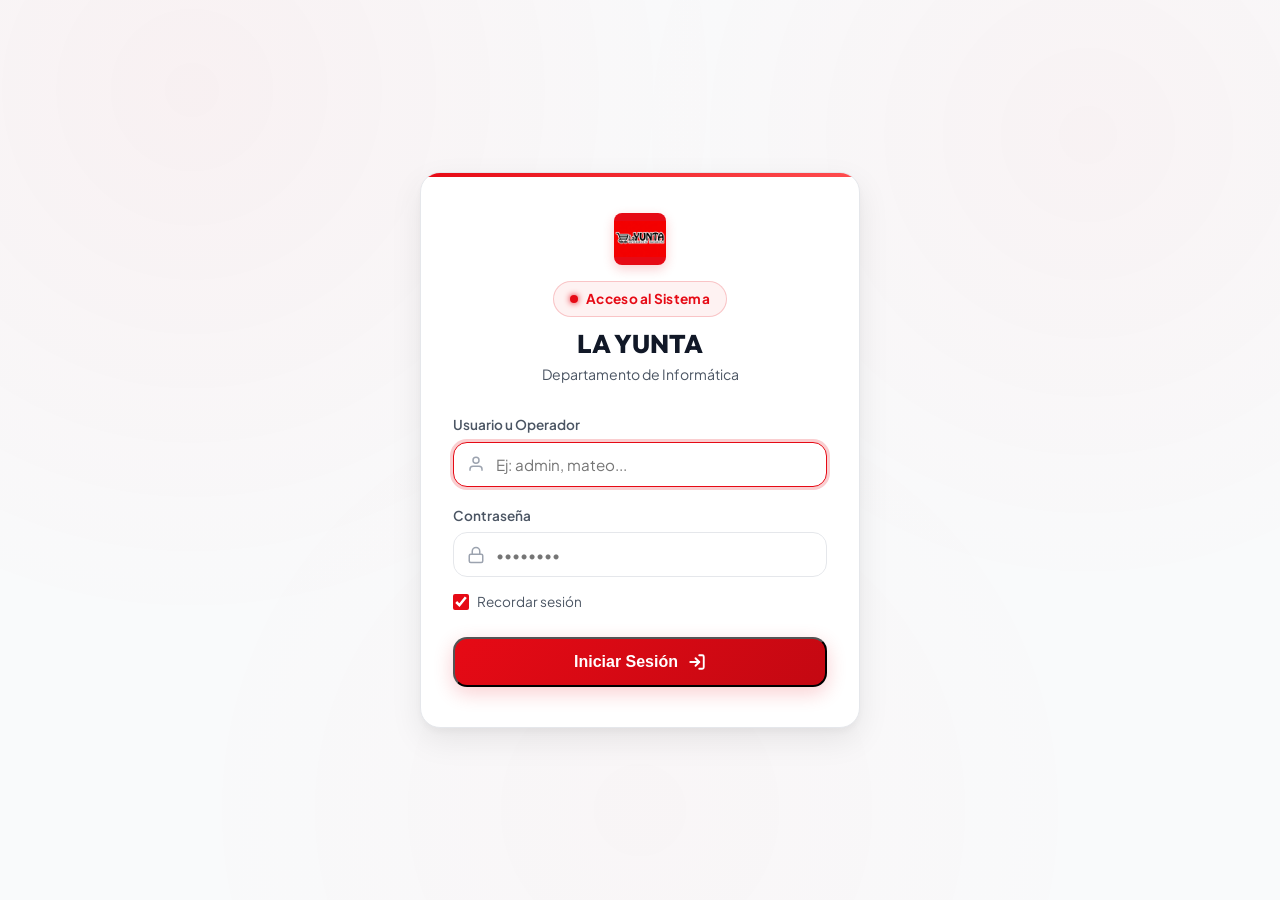
<file: login.html>
<!DOCTYPE html>
<html lang="es">
<head>
    <meta charset="UTF-8">
    <meta name="viewport" content="width=device-width, initial-scale=1.0">
    <title>Iniciar Sesión — LA YUNTA</title>
    <meta name="description" content="Acceso al portal de herramientas y scripts de LA YUNTA.">
    
    <!-- Google Fonts -->
    <link rel="preconnect" href="https://fonts.googleapis.com">
    <link rel="preconnect" href="https://fonts.gstatic.com" crossorigin>
    <link href="https://fonts.googleapis.com/css2?family=Outfit:wght@400;500;600;700;800&family=Plus+Jakarta+Sans:wght@400;500;600;700&display=swap" rel="stylesheet">
    
    <link rel="icon" type="image/svg+xml" href="favicon.svg">
    <link rel="stylesheet" href="style.css">
</head>
<body class="login-body">
    <div class="glow-bg"></div>

    <main class="login-wrapper">
        <div class="login-card">
            <div class="login-header">
                <div class="brand-icon-wrap" style="width: 52px; height: 52px; margin: 0 auto 16px auto;">
                    <img src="logo_la_yunta_highres.png" alt="Logo LA YUNTA" onerror="this.style.display='none'">
                </div>
                <div class="badge" style="margin-bottom: 12px;">
                    <span class="badge-dot pulse"></span>
                    <span>Acceso al Sistema</span>
                </div>
                <h1 class="login-title">LA YUNTA</h1>
                <p class="login-subtitle">Departamento de Informática</p>
            </div>

            <!-- Formulario: Iniciar Sesión -->
            <form id="login-form" class="login-form">
                <div class="form-group">
                    <label for="username" class="form-label">Usuario u Operador</label>
                    <div class="input-icon-wrap">
                        <svg class="input-icon" width="18" height="18" viewBox="0 0 24 24" fill="none" stroke="currentColor" stroke-width="2">
                            <path d="M20 21v-2a4 4 0 0 0-4-4H8a4 4 0 0 0-4 4v2"></path>
                            <circle cx="12" cy="7" r="4"></circle>
                        </svg>
                        <input type="text" id="username" class="login-input" placeholder="Ej: admin, mateo..." autofocus autocomplete="username">
                    </div>
                </div>

                <div class="form-group">
                    <label for="password" class="form-label">Contraseña</label>
                    <div class="input-icon-wrap">
                        <svg class="input-icon" width="18" height="18" viewBox="0 0 24 24" fill="none" stroke="currentColor" stroke-width="2">
                            <rect x="3" y="11" width="18" height="11" rx="2" ry="2"></rect>
                            <path d="M7 11V7a5 5 0 0 1 10 0v4"></path>
                        </svg>
                        <input type="password" id="password" class="login-input" placeholder="••••••••" autocomplete="current-password">
                    </div>
                </div>

                <div class="login-options">
                    <label class="remember-label">
                        <input type="checkbox" id="remember-me" checked>
                        <span>Recordar sesión</span>
                    </label>
                </div>

                <button type="submit" class="primary-btn login-btn">
                    <span>Iniciar Sesión</span>
                    <svg width="18" height="18" viewBox="0 0 24 24" fill="none" stroke="currentColor" stroke-width="2.5" stroke-linecap="round" stroke-linejoin="round">
                        <path d="M15 3h4a2 2 0 0 1 2 2v14a2 2 0 0 1-2 2h-4"></path>
                        <polyline points="10 17 15 12 10 7"></polyline>
                        <line x1="15" y1="12" x2="3" y2="12"></line>
                    </svg>
                </button>
            </form>

            <div id="login-error" style="display: none; margin-top: 14px; padding: 10px 14px; background: #fef2f2; border: 1px solid rgba(230,10,21,0.25); border-radius: var(--radius-sm); color: var(--primary); font-size: 0.85rem; font-weight: 600; text-align: center;"></div>
        </div>
    </main>

    <script src="auth.js"></script>
    <script>
        const form = document.getElementById("login-form");
        const usernameInput = document.getElementById("username");
        const passwordInput = document.getElementById("password");
        const rememberInput = document.getElementById("remember-me");
        const errorDiv = document.getElementById("login-error");
        const submitBtn = form.querySelector(".login-btn");

        form.addEventListener("submit", async (e) => {
            e.preventDefault();
            errorDiv.style.display = "none";
            errorDiv.textContent = "";
            
            const username = usernameInput.value.trim();
            const password = passwordInput.value.trim();
            const remember = rememberInput ? rememberInput.checked : true;

            if (!username || !password) {
                errorDiv.textContent = "Ingresá usuario y contraseña.";
                errorDiv.style.display = "block";
                return;
            }

            const originalBtnText = submitBtn.innerHTML;
            submitBtn.disabled = true;
            submitBtn.style.opacity = "0.7";
            submitBtn.innerHTML = "<span>Verificando...</span>";

            try {
                const response = await fetch("/api/login", {
                    method: "POST",
                    headers: { "Content-Type": "application/json" },
                    body: JSON.stringify({ usuario: username, password: password })
                });

                let data = null;
                try { data = await response.json(); } catch (_) {}

                if (response.ok && data && data.success) {
                    const displayName = data.user.nombre_completo || data.user.usuario || username;
                    loginUser(displayName, remember);
                    window.location.href = "index.html";
                } else {
                    const errorMsg = (data && data.error) ? data.error : "Credenciales incorrectas.";
                    errorDiv.textContent = errorMsg;
                    errorDiv.style.display = "block";
                }
            } catch (err) {
                errorDiv.textContent = "Error de conexión con el servidor.";
                errorDiv.style.display = "block";
            } finally {
                submitBtn.disabled = false;
                submitBtn.style.opacity = "1";
                submitBtn.innerHTML = originalBtnText;
            }
        });
    </script>
</body>
</html>
</file>
<file: style.css>
/* ==========================================================================
   DESIGN SYSTEM & VARIABLES (WHITE & RED MODERN THEME)
   ========================================================================== */
:root {
    --bg-main: #f9fafb;
    --bg-surface: #ffffff;
    --bg-card: #ffffff;
    --bg-card-hover: #ffffff;
    --bg-input: #ffffff;
    
    --border-color: #e5e7eb;
    --border-glow: rgba(230, 10, 21, 0.25);
    --border-accent: rgba(230, 10, 21, 0.35);
    
    --text-primary: #111827;
    --text-secondary: #4b5563;
    --text-muted: #9ca3af;
    
    --primary: #e60a15;
    --primary-hover: #c40812;
    --primary-light: #fef2f2;
    --primary-glow: rgba(230, 10, 21, 0.2);
    
    --emerald: #059669;
    --emerald-glow: rgba(5, 150, 105, 0.2);
    --rose: #e60a15;
    --rose-glow: rgba(230, 10, 21, 0.2);
    
    --font-heading: 'Outfit', -apple-system, BlinkMacSystemFont, 'Segoe UI', Roboto, sans-serif;
    --font-body: 'Plus Jakarta Sans', -apple-system, BlinkMacSystemFont, 'Segoe UI', Roboto, sans-serif;
    
    --radius-sm: 8px;
    --radius-md: 14px;
    --radius-lg: 20px;
    --radius-full: 9999px;
    
    --shadow-sm: 0 1px 3px rgba(0, 0, 0, 0.05), 0 1px 2px rgba(0, 0, 0, 0.03);
    --shadow-md: 0 4px 16px rgba(0, 0, 0, 0.06), 0 2px 4px rgba(0, 0, 0, 0.03);
    --shadow-lg: 0 12px 32px rgba(0, 0, 0, 0.08), 0 4px 8px rgba(0, 0, 0, 0.04);
    --shadow-red: 0 8px 24px rgba(230, 10, 21, 0.2);
    
    --transition-fast: 0.2s cubic-bezier(0.4, 0, 0.2, 1);
    --transition-normal: 0.3s cubic-bezier(0.4, 0, 0.2, 1);
}

/* ==========================================================================
   RESET & BASE STYLES
   ========================================================================== */
*, *::before, *::after {
    box-sizing: border-box;
    margin: 0;
    padding: 0;
}

body {
    min-height: 100vh;
    font-family: var(--font-body);
    background-color: var(--bg-main);
    color: var(--text-primary);
    line-height: 1.6;
    overflow-x: hidden;
    position: relative;
}

/* Subtle Ambient Glow without image */
.glow-bg {
    position: fixed;
    top: 0;
    left: 0;
    width: 100vw;
    height: 100vh;
    pointer-events: none;
    z-index: -1;
    background: 
        radial-gradient(circle at 15% 10%, rgba(230, 10, 21, 0.04), transparent 40%),
        radial-gradient(circle at 85% 15%, rgba(230, 10, 21, 0.03), transparent 35%),
        radial-gradient(circle at 50% 90%, rgba(230, 10, 21, 0.02), transparent 45%);
}

/* ==========================================================================
   HEADER & NAVIGATION
   ========================================================================== */
.site-header {
    max-width: 1200px;
    margin: 0 auto;
    padding: 20px 24px;
    display: flex;
    align-items: center;
    justify-content: space-between;
    gap: 20px;
}

.brand {
    display: inline-flex;
    align-items: center;
    gap: 12px;
    text-decoration: none;
    color: var(--text-primary);
    font-family: var(--font-heading);
    font-size: 1.2rem;
    font-weight: 700;
    letter-spacing: -0.01em;
}

.brand-icon-wrap {
    width: 40px;
    height: 40px;
    border-radius: var(--radius-sm);
    background: var(--primary);
    display: flex;
    align-items: center;
    justify-content: center;
    color: #ffffff;
    box-shadow: 0 4px 12px var(--primary-glow);
    overflow: hidden;
}

.brand-icon-wrap img {
    width: 100%;
    height: 100%;
    object-fit: contain;
}

.brand-text {
    display: flex;
    flex-direction: column;
}

.brand-title {
    font-weight: 800;
    font-size: 1.1rem;
    line-height: 1.2;
    color: var(--text-primary);
}

.brand-sub {
    font-size: 0.75rem;
    font-weight: 600;
    color: var(--primary);
    letter-spacing: 0.05em;
    text-transform: uppercase;
}

.site-nav {
    display: flex;
    align-items: center;
    gap: 8px;
}

.nav-link {
    padding: 8px 16px;
    border-radius: var(--radius-full);
    color: var(--text-secondary);
    text-decoration: none;
    font-size: 0.92rem;
    font-weight: 600;
    transition: var(--transition-fast);
}

.nav-link:hover {
    color: var(--primary);
    background: var(--primary-light);
}

.nav-link.active {
    color: var(--primary);
    background: var(--primary-light);
    border: 1px solid rgba(230, 10, 21, 0.15);
}

/* ==========================================================================
   HUB / PORTAL HERO SECTION
   ========================================================================== */
.portal-hero {
    max-width: 1200px;
    margin: 0 auto;
    padding: 48px 24px 32px;
    text-align: center;
}

.badge {
    display: inline-flex;
    align-items: center;
    gap: 8px;
    padding: 6px 16px;
    border-radius: var(--radius-full);
    background: var(--primary-light);
    border: 1px solid rgba(230, 10, 21, 0.2);
    color: var(--primary);
    font-size: 0.85rem;
    font-weight: 700;
    margin-bottom: 20px;
    letter-spacing: 0.02em;
}

.badge-dot {
    width: 8px;
    height: 8px;
    border-radius: 50%;
    background-color: var(--primary);
    box-shadow: 0 0 6px var(--primary);
}

.badge-dot.pulse {
    animation: pulse 2s infinite;
}

@keyframes pulse {
    0% { transform: scale(0.95); box-shadow: 0 0 0 0 rgba(230, 10, 21, 0.7); }
    70% { transform: scale(1); box-shadow: 0 0 0 8px rgba(230, 10, 21, 0); }
    100% { transform: scale(0.95); box-shadow: 0 0 0 0 rgba(230, 10, 21, 0); }
}

.portal-hero h1 {
    font-family: var(--font-heading);
    font-size: clamp(2rem, 4.5vw, 3.2rem);
    font-weight: 800;
    line-height: 1.15;
    letter-spacing: -0.03em;
    margin-bottom: 16px;
    color: var(--text-primary);
}

.portal-hero h1 span.highlight {
    color: var(--primary);
}

.portal-hero p {
    font-size: 1.1rem;
    color: var(--text-secondary);
    max-width: 640px;
    margin: 0 auto 36px;
}

/* ==========================================================================
   PORTAL CARDS GRID (HUB)
   ========================================================================== */
.portal-grid {
    display: grid;
    grid-template-columns: repeat(auto-fit, minmax(280px, 1fr));
    gap: 24px;
    max-width: 1200px;
    margin: 0 auto;
    padding: 0 24px 64px;
}

.portal-card {
    background: var(--bg-surface);
    border: 1px solid var(--border-color);
    border-radius: var(--radius-lg);
    padding: 32px 28px;
    text-decoration: none;
    color: inherit;
    display: flex;
    flex-direction: column;
    justify-content: space-between;
    align-items: flex-start;
    gap: 20px;
    position: relative;
    box-shadow: var(--shadow-sm);
    transition: all var(--transition-normal);
    overflow: hidden;
}

.portal-card::before {
    content: '';
    position: absolute;
    top: 0;
    left: 0;
    width: 100%;
    height: 4px;
    background: transparent;
    transition: var(--transition-fast);
}

.portal-card:hover {
    transform: translateY(-5px);
    border-color: var(--border-accent);
    box-shadow: var(--shadow-lg);
}

.portal-card:hover::before {
    background: var(--primary);
}

.portal-card-top {
    display: flex;
    align-items: center;
    justify-content: space-between;
    width: 100%;
}

.portal-card-icon {
    width: 52px;
    height: 52px;
    border-radius: var(--radius-md);
    background: var(--primary-light);
    border: 1px solid rgba(230, 10, 21, 0.15);
    color: var(--primary);
    display: flex;
    align-items: center;
    justify-content: center;
    transition: var(--transition-fast);
}

.portal-card:hover .portal-card-icon {
    background: var(--primary);
    color: #ffffff;
    transform: scale(1.05);
}

.portal-card-badge {
    padding: 4px 10px;
    border-radius: var(--radius-full);
    background: #f3f4f6;
    border: 1px solid var(--border-color);
    color: var(--text-secondary);
    font-size: 0.75rem;
    font-weight: 600;
    text-transform: uppercase;
    letter-spacing: 0.04em;
}

/* Card 3-dots action menu */
.card-actions-menu {
    position: relative;
    display: inline-block;
}
.card-menu-trigger {
    background: transparent;
    border: none;
    padding: 6px;
    border-radius: var(--radius-sm);
    color: var(--text-muted);
    cursor: pointer;
    display: flex;
    align-items: center;
    justify-content: center;
    transition: all 0.2s ease;
}
.card-menu-trigger:hover {
    background: #f1f5f9;
    color: var(--text-primary);
}
.card-dropdown {
    position: absolute;
    right: 0;
    top: 100%;
    margin-top: 4px;
    background: #ffffff;
    border: 1px solid var(--border-color);
    border-radius: var(--radius-md);
    box-shadow: 0 10px 25px -5px rgba(0, 0, 0, 0.1), 0 8px 10px -6px rgba(0, 0, 0, 0.05);
    z-index: 50;
    min-width: 140px;
    padding: 4px;
    display: none;
}
.card-dropdown.show {
    display: block;
}
.card-dropdown-item {
    width: 100%;
    padding: 8px 12px;
    display: flex;
    align-items: center;
    gap: 8px;
    font-size: 0.85rem;
    font-weight: 500;
    border: none;
    background: none;
    border-radius: var(--radius-sm);
    color: var(--text-secondary);
    cursor: pointer;
    text-align: left;
    transition: all 0.15s ease;
}
.card-dropdown-item:hover {
    background: #f8fafc;
    color: var(--text-primary);
}
.card-dropdown-item.danger {
    color: var(--primary);
}
.card-dropdown-item.danger:hover {
    background: #fef2f2;
    color: var(--primary-hover);
}

.portal-card-body {
    width: 100%;
}

.portal-card-title {
    font-family: var(--font-heading);
    font-size: 1.35rem;
    font-weight: 700;
    color: var(--text-primary);
    margin-bottom: 8px;
    transition: var(--transition-fast);
}

.portal-card:hover .portal-card-title {
    color: var(--primary);
}

.portal-card-desc {
    font-size: 0.92rem;
    color: var(--text-secondary);
    line-height: 1.5;
}

.portal-card-footer {
    display: flex;
    align-items: center;
    gap: 8px;
    font-size: 0.9rem;
    font-weight: 700;
    color: var(--primary);
    padding-top: 12px;
    border-top: 1px solid #f3f4f6;
    width: 100%;
}

.portal-card-arrow {
    transition: transform var(--transition-fast);
}

.portal-card:hover .portal-card-arrow {
    transform: translateX(4px);
}

.hero h1, .panel-header h1 {
    font-family: var(--font-heading);
    font-size: clamp(2.5rem, 5vw, 3.8rem);
    font-weight: 700;
    line-height: 1.1;
    letter-spacing: -0.02em;
    margin-bottom: 20px;
    color: var(--text-primary);
}

.gradient-text {
    background: linear-gradient(135deg, #4f46e5, #0284c7, #059669);
    -webkit-background-clip: text;
    -webkit-text-fill-color: transparent;
}

.hero p, .panel-header p {
    font-size: 1.1rem;
    color: var(--text-secondary);
    max-width: 580px;
    margin-bottom: 32px;
}

.hero-actions {
    display: flex;
    gap: 16px;
    margin-bottom: 48px;
}

.primary-btn {
    display: inline-flex;
    align-items: center;
    gap: 10px;
    padding: 14px 28px;
    border-radius: var(--radius-md);
    background: linear-gradient(135deg, var(--primary), var(--primary-hover));
    color: #ffffff;
    text-decoration: none;
    font-weight: 600;
    font-size: 1rem;
    box-shadow: 0 6px 20px var(--primary-glow);
    transition: var(--transition-normal);
}

.primary-btn:hover {
    transform: translateY(-2px);
    box-shadow: 0 10px 25px rgba(79, 70, 229, 0.4);
}

.hero-stats {
    display: flex;
    align-items: center;
    gap: 24px;
    padding-top: 24px;
    border-top: 1px solid var(--border-color);
}

.stat-item {
    display: flex;
    flex-direction: column;
}

.stat-num {
    font-family: var(--font-heading);
    font-size: 1.3rem;
    font-weight: 700;
    color: var(--text-primary);
}

.stat-desc {
    font-size: 0.85rem;
    color: var(--text-muted);
}

.stat-divider {
    width: 1px;
    height: 36px;
    background: var(--border-color);
}

/* Hero Preview Card */
.glass-card {
    background: var(--bg-surface);
    border: 1px solid var(--border-color);
    border-radius: var(--radius-lg);
    box-shadow: 0 10px 30px rgba(0, 0, 0, 0.06);
    overflow: hidden;
}

.preview-card {
    padding: 0;
}

.card-header-bar {
    display: flex;
    align-items: center;
    gap: 8px;
    padding: 14px 18px;
    background: #f1f5f9;
    border-bottom: 1px solid var(--border-color);
}

.dot {
    width: 10px;
    height: 10px;
    border-radius: 50%;
}
.dot.red { background: #ff5f56; }
.dot.yellow { background: #ffbd2e; }
.dot.green { background: #27c93f; }

.window-title {
    margin-left: 8px;
    font-family: monospace;
    font-size: 0.8rem;
    color: var(--text-muted);
}

.preview-content {
    padding: 20px;
    display: flex;
    flex-direction: column;
    gap: 12px;
}

.preview-row {
    display: flex;
    align-items: center;
    gap: 14px;
    padding: 12px 16px;
    border-radius: var(--radius-md);
    background: #f8fafc;
    border: 1px solid var(--border-color);
}

.preview-row.active {
    border-color: #c7d2fe;
    background: #e0e7ff;
}

.row-icon {
    width: 34px;
    height: 34px;
    border-radius: var(--radius-sm);
    background: #ffffff;
    border: 1px solid var(--border-color);
    display: flex;
    align-items: center;
    justify-content: center;
    color: var(--primary);
}

.row-info {
    display: flex;
    flex-direction: column;
    flex: 1;
}

.row-title {
    font-size: 0.9rem;
    font-weight: 600;
    color: var(--text-primary);
}

.row-sub {
    font-size: 0.78rem;
    color: var(--text-muted);
}

.pill {
    padding: 4px 10px;
    border-radius: var(--radius-full);
    font-size: 0.75rem;
    font-weight: 600;
}

.pill-success {
    background: #d1fae5;
    color: #047857;
}

.pill-idle {
    background: #e2e8f0;
    color: var(--text-secondary);
}

/* ==========================================================================
   PANEL PAGE & CONTROLS
   ========================================================================== */
.panel-page {
    max-width: 1240px;
    margin: 0 auto;
    padding: 32px 24px 80px;
}

.panel-header {
    margin-bottom: 36px;
}

.panel-controls {
    display: flex;
    align-items: center;
    justify-content: space-between;
    gap: 20px;
    margin-bottom: 32px;
    flex-wrap: wrap;
}

.search-box {
    position: relative;
    flex: 1;
    min-width: 280px;
    max-width: 480px;
}

.search-icon {
    position: absolute;
    left: 16px;
    top: 50%;
    transform: translateY(-50%);
    color: var(--text-muted);
    pointer-events: none;
}

.search-input {
    width: 100%;
    padding: 12px 16px 12px 46px;
    border-radius: var(--radius-md);
    background: var(--bg-surface);
    border: 1px solid var(--border-color);
    color: var(--text-primary);
    font-family: var(--font-body);
    font-size: 0.95rem;
    outline: none;
    box-shadow: 0 2px 6px rgba(0, 0, 0, 0.02);
    transition: var(--transition-fast);
}

.search-input:focus {
    border-color: var(--primary);
    box-shadow: 0 0 0 3px var(--primary-glow);
}

.filter-tags {
    display: flex;
    gap: 8px;
}

.filter-tag {
    padding: 8px 16px;
    border-radius: var(--radius-full);
    background: var(--bg-surface);
    border: 1px solid var(--border-color);
    color: var(--text-secondary);
    font-family: var(--font-body);
    font-size: 0.88rem;
    font-weight: 500;
    cursor: pointer;
    transition: var(--transition-fast);
}

.filter-tag:hover {
    color: var(--text-primary);
    background: #f1f5f9;
}

.filter-tag.active {
    background: var(--primary);
    border-color: var(--primary);
    color: #ffffff;
    box-shadow: 0 4px 12px var(--primary-glow);
}

/* ==========================================================================
   SCRIPTS GRID & CARDS
   ========================================================================== */
.scripts-grid {
    display: grid;
    grid-template-columns: repeat(auto-fill, minmax(340px, 1fr));
    gap: 24px;
}

.script-card {
    background: var(--bg-surface);
    border: 1px solid var(--border-color);
    border-radius: var(--radius-lg);
    padding: 24px;
    display: flex;
    flex-direction: column;
    justify-content: space-between;
    gap: 20px;
    transition: var(--transition-normal);
    position: relative;
    box-shadow: 0 4px 12px rgba(0, 0, 0, 0.03);
}

.script-card:hover {
    transform: translateY(-4px);
    border-color: #cbd5e1;
    box-shadow: 0 12px 28px rgba(0, 0, 0, 0.08);
}

.card-top {
    display: flex;
    flex-direction: column;
    gap: 12px;
}

.card-header-row {
    display: flex;
    align-items: center;
    justify-content: space-between;
    gap: 12px;
}

.card-icon {
    width: 42px;
    height: 42px;
    border-radius: var(--radius-md);
    background: var(--primary-light);
    border: 1px solid rgba(230, 10, 21, 0.15);
    color: var(--primary);
    display: flex;
    align-items: center;
    justify-content: center;
}

.format-badge {
    padding: 4px 10px;
    border-radius: var(--radius-full);
    background: #f1f5f9;
    border: 1px solid var(--border-color);
    color: var(--text-muted);
    font-size: 0.75rem;
    font-weight: 600;
    text-transform: uppercase;
}

.script-title {
    font-family: var(--font-heading);
    font-size: 1.2rem;
    font-weight: 600;
    color: var(--text-primary);
}

.script-description {
    font-size: 0.9rem;
    color: var(--text-secondary);
    line-height: 1.5;
    min-height: 42px;
}

.card-bottom {
    display: flex;
    flex-direction: column;
    gap: 14px;
}

/* Script Options (Select / Inputs) */
.script-options-container {
    display: flex;
    flex-direction: column;
    gap: 10px;
    background: #f8fafc;
    border: 1px solid var(--border-color);
    border-radius: var(--radius-md);
    padding: 12px 14px;
}

.script-option-group {
    display: flex;
    flex-direction: column;
    gap: 6px;
}

.script-option-label {
    font-size: 0.8rem;
    font-weight: 700;
    color: var(--text-secondary);
    text-transform: uppercase;
    letter-spacing: 0.04em;
}

.script-select-wrap {
    position: relative;
    width: 100%;
}

.script-option-select {
    width: 100%;
    appearance: none;
    -webkit-appearance: none;
    background: #ffffff;
    border: 1px solid var(--border-color);
    border-radius: var(--radius-sm);
    padding: 9px 34px 9px 12px;
    font-family: var(--font-body);
    font-size: 0.9rem;
    font-weight: 600;
    color: var(--text-primary);
    cursor: pointer;
    outline: none;
    transition: var(--transition-fast);
    background-image: url("data:image/svg+xml,%3Csvg xmlns='http://www.w3.org/2000/svg' width='16' height='16' viewBox='0 0 24 24' fill='none' stroke='%2364748b' stroke-width='2' stroke-linecap='round' stroke-linejoin='round'%3E%3Cpolyline points='6 9 12 15 18 9'%3E%3C/polyline%3E%3C/svg%3E");
    background-repeat: no-repeat;
    background-position: right 10px center;
    background-size: 16px;
}

.script-option-select:focus,
.script-option-select:hover {
    border-color: var(--primary);
    box-shadow: 0 0 0 3px var(--primary-glow);
}

.script-option-input {
    width: 100%;
    background: #ffffff;
    border: 1px solid var(--border-color);
    border-radius: var(--radius-sm);
    padding: 9px 12px;
    font-family: var(--font-body);
    font-size: 0.9rem;
    color: var(--text-primary);
    outline: none;
    transition: var(--transition-fast);
}

.script-option-input:focus {
    border-color: var(--primary);
    box-shadow: 0 0 0 3px var(--primary-glow);
}

/* Drag & Drop File Picker */
.dropzone {
    border: 2px dashed #cbd5e1;
    border-radius: var(--radius-md);
    padding: 16px;
    text-align: center;
    background: #f8fafc;
    cursor: pointer;
    transition: var(--transition-fast);
    display: flex;
    flex-direction: column;
    align-items: center;
    justify-content: center;
    gap: 8px;
}

.dropzone:hover, .dropzone.dragover {
    border-color: var(--primary);
    background: var(--primary-light);
}

.dropzone-icon {
    color: var(--text-muted);
    transition: var(--transition-fast);
}

.dropzone:hover .dropzone-icon {
    color: var(--primary);
    transform: translateY(-2px);
}

.dropzone-text {
    font-size: 0.85rem;
    font-weight: 500;
    color: var(--text-secondary);
}

.file-name-preview {
    font-size: 0.82rem;
    color: var(--emerald);
    font-weight: 600;
    word-break: break-all;
    display: flex;
    align-items: center;
    gap: 6px;
}

.run-btn {
    width: 100%;
    padding: 12px;
    border-radius: var(--radius-md);
    background: linear-gradient(135deg, var(--primary), var(--primary-hover));
    border: none;
    color: #ffffff;
    font-family: var(--font-body);
    font-size: 0.95rem;
    font-weight: 600;
    cursor: pointer;
    box-shadow: 0 4px 14px var(--primary-glow);
    transition: var(--transition-fast);
    display: inline-flex;
    align-items: center;
    justify-content: center;
    gap: 8px;
}

.run-btn:hover:not(:disabled) {
    transform: translateY(-1px);
    box-shadow: 0 6px 20px var(--primary-glow);
}

.run-btn:disabled {
    background: #e2e8f0;
    color: var(--text-muted);
    box-shadow: none;
    cursor: not-allowed;
}

/* Spinner Icon */
.spinner {
    animation: rotate 1s linear infinite;
    width: 18px;
    height: 18px;
}

@keyframes rotate {
    100% { transform: rotate(360deg); }
}

/* Skeleton Loader */
.loading-skeleton-grid {
    grid-column: 1 / -1;
    display: grid;
    grid-template-columns: repeat(auto-fill, minmax(340px, 1fr));
    gap: 24px;
}

.skeleton-card {
    height: 280px;
    border-radius: var(--radius-lg);
    background: linear-gradient(90deg, #f1f5f9 25%, #e2e8f0 50%, #f1f5f9 75%);
    background-size: 200% 100%;
    animation: shimmer 1.5s infinite;
}

@keyframes shimmer {
    0% { background-position: 200% 0; }
    100% { background-position: -200% 0; }
}

/* ==========================================================================
   TOAST NOTIFICATIONS
   ========================================================================== */
.toast-container {
    position: fixed;
    bottom: 24px;
    right: 24px;
    z-index: 1000;
    display: flex;
    flex-direction: column;
    gap: 12px;
    pointer-events: none;
}

.toast {
    pointer-events: auto;
    min-width: 320px;
    padding: 16px 20px;
    border-radius: var(--radius-md);
    background: #ffffff;
    border: 1px solid var(--border-color);
    box-shadow: 0 10px 25px rgba(0, 0, 0, 0.1);
    display: flex;
    align-items: flex-start;
    gap: 12px;
    color: var(--text-primary);
    animation: slideIn 0.3s cubic-bezier(0.4, 0, 0.2, 1);
    transition: var(--transition-fast);
}

@keyframes slideIn {
    from { transform: translateX(100%); opacity: 0; }
    to { transform: translateX(0); opacity: 1; }
}

.toast-success {
    border-color: #a7f3d0;
}
.toast-success .toast-icon { color: var(--emerald); }

.toast-error {
    border-color: #fecdd3;
}
.toast-error .toast-icon { color: var(--rose); }

.toast-content {
    display: flex;
    flex-direction: column;
    gap: 2px;
}

.toast-title {
    font-weight: 600;
    font-size: 0.92rem;
}

.toast-msg {
    font-size: 0.85rem;
    color: var(--text-secondary);
}

/* ==========================================================================
   FOOTER & RESPONSIVE
   ========================================================================== */
.site-footer {
    max-width: 1240px;
    margin: 0 auto;
    padding: 32px 24px;
    border-top: 1px solid var(--border-color);
}

.footer-content {
    display: flex;
    align-items: center;
    justify-content: space-between;
    color: var(--text-muted);
    font-size: 0.9rem;
}

.footer-link {
    color: var(--text-secondary);
    text-decoration: none;
    transition: var(--transition-fast);
}

.footer-link:hover {
    color: var(--text-primary);
}

@media (max-width: 868px) {
    .hero {
        grid-template-columns: 1fr;
        padding-top: 30px;
    }
    
    .panel-controls {
        flex-direction: column;
        align-items: stretch;
    }
    
    .search-box {
        max-width: 100%;
    }
}

/* ==========================================================================
   AUTH & LOGIN STYLES
   ========================================================================== */
.login-body {
    display: flex;
    align-items: center;
    justify-content: center;
    min-height: 100vh;
    padding: 24px;
}

.login-wrapper {
    width: 100%;
    max-width: 440px;
    margin: auto;
    animation: fadeIn 0.4s ease-out;
}

.login-card {
    background: var(--bg-card);
    border: 1px solid var(--border-color);
    border-radius: var(--radius-lg);
    padding: 40px 32px;
    box-shadow: var(--shadow-lg);
    position: relative;
    overflow: hidden;
}

.login-card::before {
    content: '';
    position: absolute;
    top: 0;
    left: 0;
    right: 0;
    height: 4px;
    background: linear-gradient(90deg, var(--primary), #ff4d4f);
}

.login-header {
    text-align: center;
    margin-bottom: 28px;
}

.login-title {
    font-family: var(--font-heading);
    font-size: 1.6rem;
    font-weight: 800;
    color: var(--text-primary);
    line-height: 1.2;
}

.login-subtitle {
    font-size: 0.88rem;
    color: var(--text-secondary);
    margin-top: 4px;
}

.login-form {
    display: flex;
    flex-direction: column;
    gap: 18px;
}

.auth-tabs {
    display: flex;
    background: #f1f5f9;
    padding: 4px;
    border-radius: var(--radius-md);
    margin-bottom: 20px;
    gap: 4px;
    border: 1px solid var(--border-color);
}

.auth-tab {
    flex: 1;
    padding: 9px 12px;
    border: none;
    background: transparent;
    border-radius: var(--radius-sm);
    font-family: var(--font-body);
    font-size: 0.88rem;
    font-weight: 600;
    color: var(--text-secondary);
    cursor: pointer;
    transition: var(--transition-fast);
    text-align: center;
}

.auth-tab:hover {
    color: var(--text-primary);
}

.auth-tab.active {
    background: #ffffff;
    color: var(--primary);
    box-shadow: 0 2px 6px rgba(0, 0, 0, 0.06);
}


.form-group {
    display: flex;
    flex-direction: column;
    gap: 6px;
    text-align: left;
}

.form-label {
    font-size: 0.85rem;
    font-weight: 600;
    color: var(--text-secondary);
}

.input-icon-wrap {
    position: relative;
    display: flex;
    align-items: center;
}

.input-icon {
    position: absolute;
    left: 14px;
    color: var(--text-muted);
    pointer-events: none;
}

.login-input {
    width: 100%;
    padding: 12px 14px 12px 42px;
    border: 1px solid var(--border-color);
    border-radius: var(--radius-md);
    font-family: var(--font-body);
    font-size: 0.95rem;
    color: var(--text-primary);
    background-color: var(--bg-input);
    outline: none;
    transition: var(--transition-fast);
}

.login-input:focus {
    border-color: var(--primary);
    box-shadow: 0 0 0 3px var(--primary-glow);
}

.login-options {
    display: flex;
    align-items: center;
    justify-content: space-between;
    font-size: 0.85rem;
    color: var(--text-secondary);
    margin-top: -4px;
}

.remember-label {
    display: inline-flex;
    align-items: center;
    gap: 8px;
    cursor: pointer;
    user-select: none;
}

.remember-label input[type="checkbox"] {
    accent-color: var(--primary);
    width: 16px;
    height: 16px;
    cursor: pointer;
}

.login-btn {
    width: 100%;
    justify-content: center;
    padding: 14px 20px;
    font-size: 1rem;
    font-weight: 700;
    margin-top: 6px;
}

.login-footer {
    text-align: center;
    margin-top: 20px;
    padding-top: 16px;
    border-top: 1px solid var(--border-color);
}

.login-footer-hint {
    font-size: 0.8rem;
    color: var(--text-muted);
}

/* Nav User Widget */
.nav-user-widget {
    display: inline-flex;
    align-items: center;
    gap: 10px;
    padding-left: 12px;
    border-left: 1px solid var(--border-color);
    margin-left: 6px;
}

.nav-user-info {
    display: inline-flex;
    align-items: center;
    gap: 6px;
    padding: 6px 12px;
    background: #f3f4f6;
    border-radius: var(--radius-full);
    font-size: 0.85rem;
    font-weight: 600;
    color: var(--text-primary);
}

.nav-user-icon {
    color: var(--primary);
}

.nav-username {
    max-width: 120px;
    white-space: nowrap;
    overflow: hidden;
    text-overflow: ellipsis;
}

.logout-btn {
    display: inline-flex;
    align-items: center;
    gap: 5px;
    padding: 6px 12px;
    border: 1px solid var(--border-color);
    background: var(--bg-surface);
    color: var(--text-secondary);
    font-family: var(--font-body);
    font-size: 0.82rem;
    font-weight: 600;
    border-radius: var(--radius-full);
    cursor: pointer;
    transition: var(--transition-fast);
}

.logout-btn:hover {
    background: var(--primary-light);
    color: var(--primary);
    border-color: var(--border-accent);
}

.nav-new-user-btn {
    display: inline-flex;
    align-items: center;
    gap: 6px;
    padding: 7px 14px;
    border-radius: var(--radius-full);
    border: 1px solid var(--border-color);
    background: var(--bg-surface);
    color: var(--text-primary);
    font-family: var(--font-body);
    font-size: 0.84rem;
    font-weight: 600;
    cursor: pointer;
    transition: var(--transition-fast);
}

.nav-new-user-btn:hover {
    border-color: #10b981;
    background: #ecfdf5;
    color: #047857;
}

/* Modal Nuevo Usuario */
.user-modal-backdrop {
    position: fixed;
    inset: 0;
    background: rgba(15, 23, 42, 0.6);
    backdrop-filter: blur(4px);
    z-index: 9999;
    display: flex;
    align-items: center;
    justify-content: center;
    padding: 20px;
    animation: fadeIn 0.2s ease-out;
}

.user-modal-card {
    background: var(--bg-card);
    border: 1px solid var(--border-color);
    border-radius: var(--radius-lg);
    width: 100%;
    max-width: 440px;
    padding: 32px;
    box-shadow: 0 20px 40px rgba(0, 0, 0, 0.15);
    position: relative;
    animation: slideUp 0.3s cubic-bezier(0.16, 1, 0.3, 1);
}

@keyframes slideUp {
    from { opacity: 0; transform: translateY(15px); }
    to { opacity: 1; transform: translateY(0); }
}

.user-modal-header {
    display: flex;
    align-items: center;
    justify-content: space-between;
    margin-bottom: 20px;
    padding-bottom: 12px;
    border-bottom: 1px solid var(--border-color);
}

.user-modal-title {
    font-family: var(--font-heading);
    font-size: 1.25rem;
    font-weight: 700;
    color: var(--text-primary);
    display: flex;
    align-items: center;
    gap: 8px;
}

.user-modal-close {
    border: none;
    background: transparent;
    color: var(--text-muted);
    font-size: 1.4rem;
    cursor: pointer;
    padding: 4px;
    line-height: 1;
    border-radius: var(--radius-sm);
    transition: var(--transition-fast);
}

.user-modal-close:hover {
    color: var(--text-primary);
    background: #f1f5f9;
}
</file>
